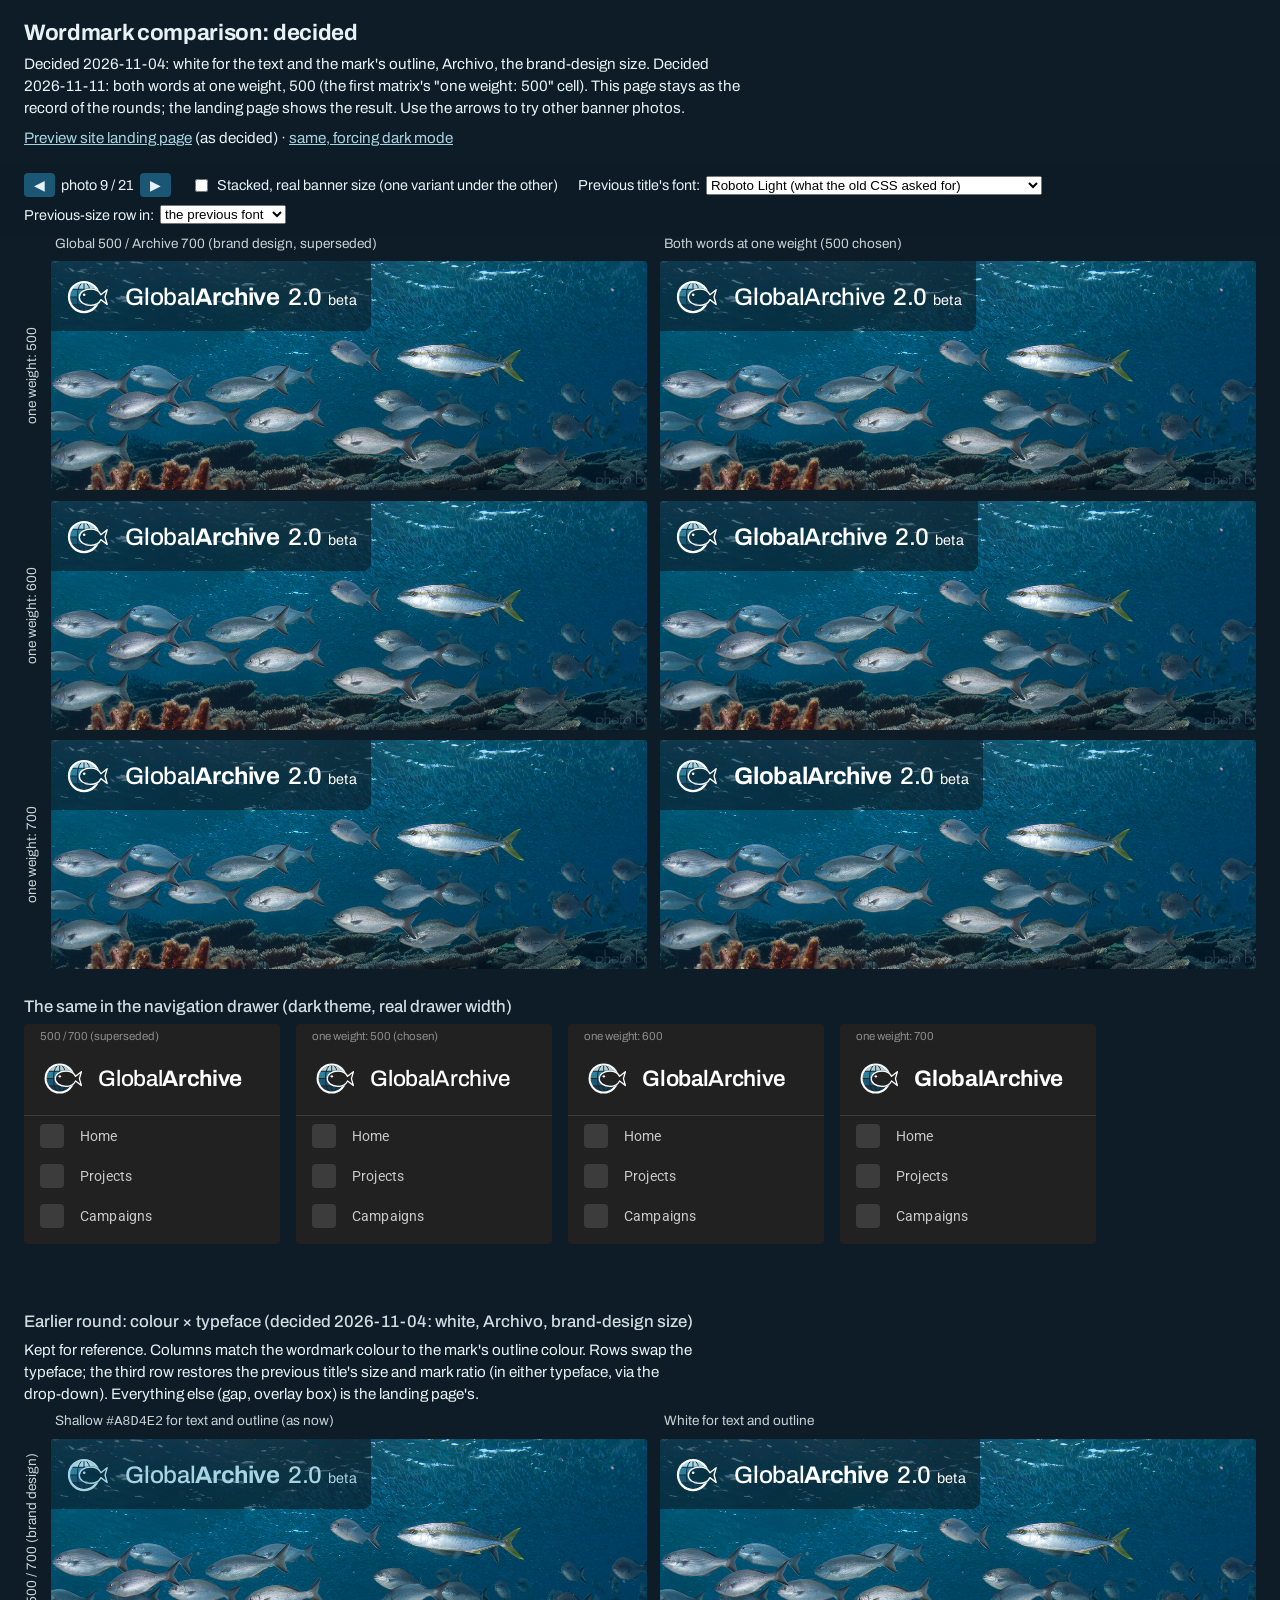
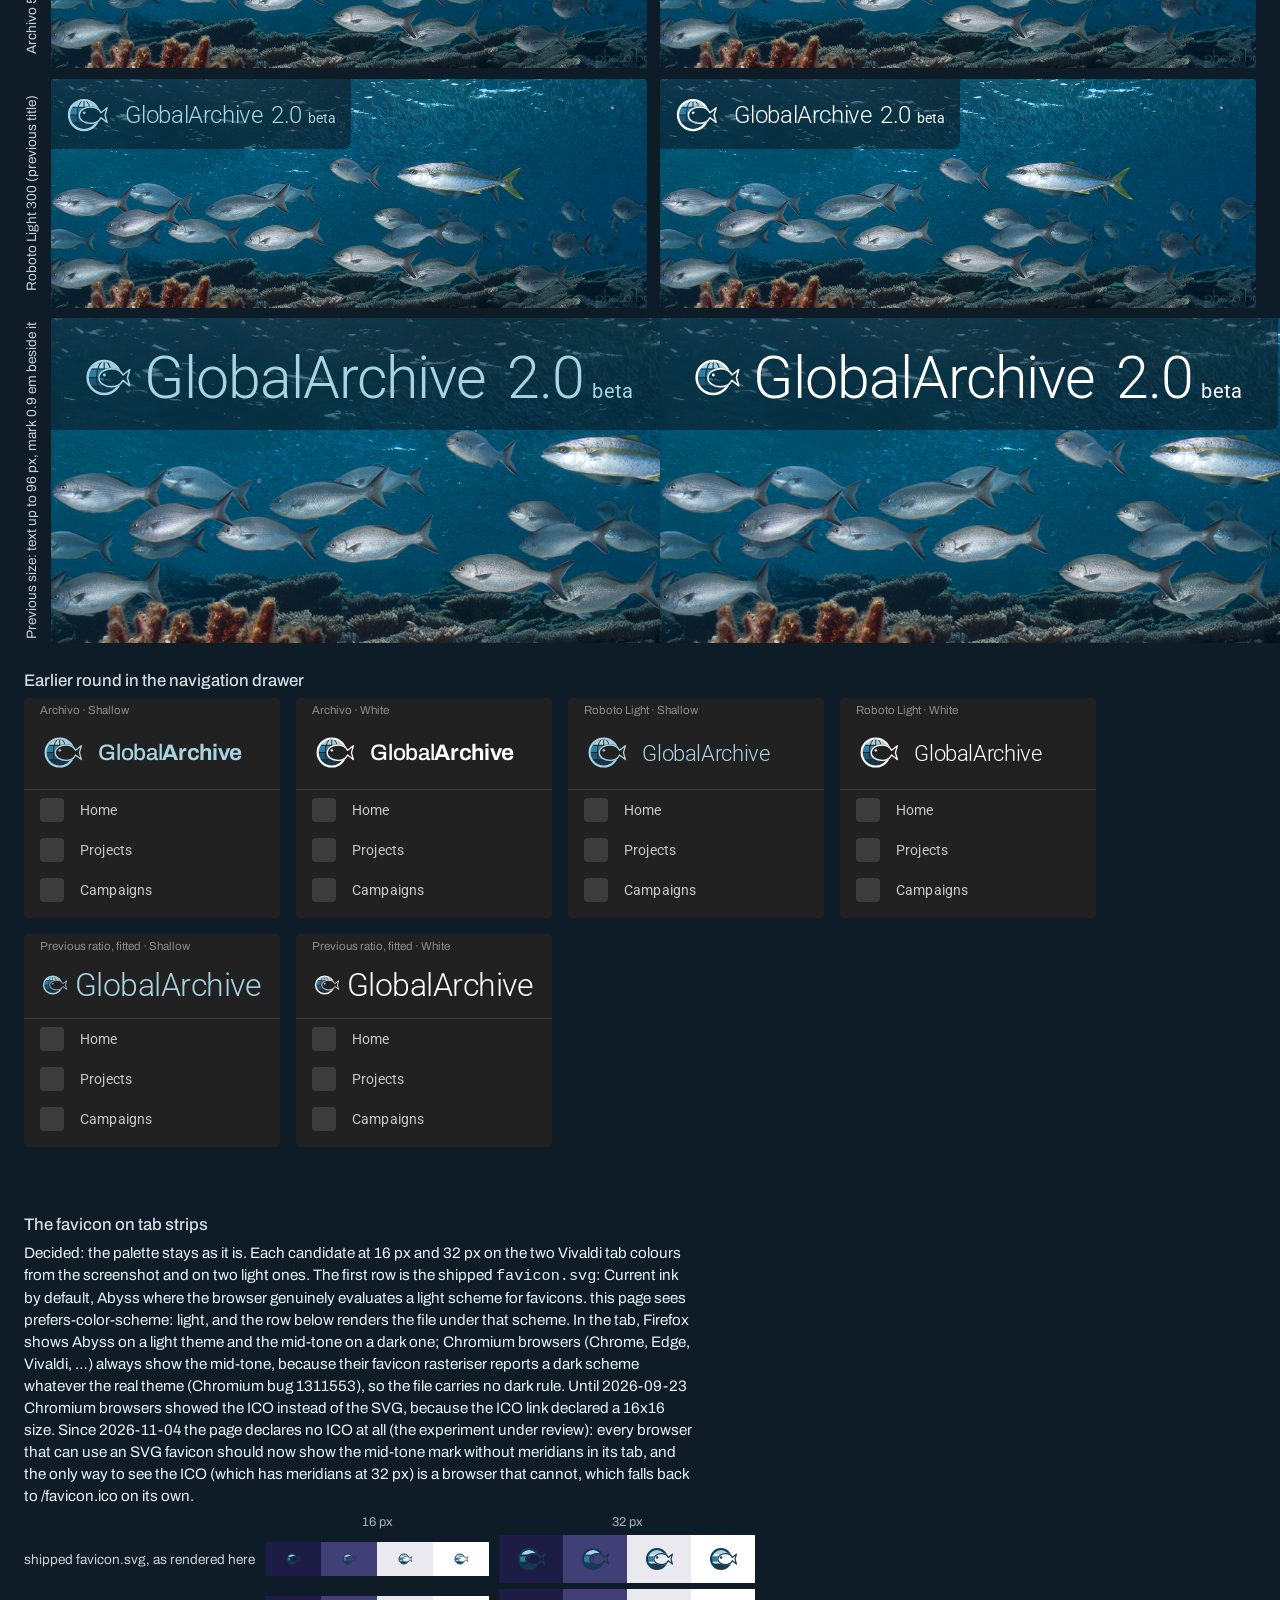
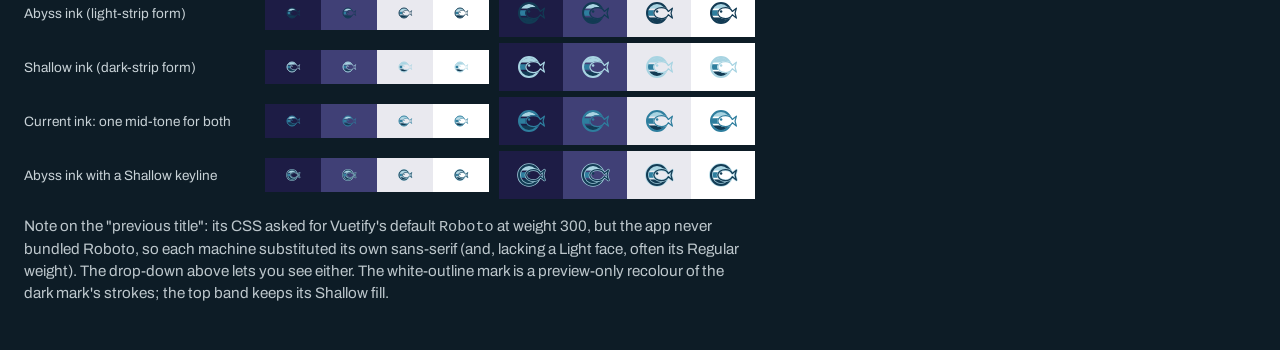
<file: compare/index.html>
<!DOCTYPE html>
<html lang="en">
<head>
<meta charset="utf-8">
<meta name="robots" content="noindex, nofollow">
<meta name="viewport" content="width=device-width, initial-scale=1">
<title>GlobalArchive wordmark comparison</title>
<!-- SVG only, as in the app since 2026-11-04 (no ICO link; /favicon.ico is still served for
     browsers that cannot use the SVG and request that path on their own). -->
<link rel="icon" type="image/svg+xml" href="../ui/favicon.svg?v=9">
<!-- Archivo comes from the app build itself (fonts.css is generated by build-preview.sh from the
     bundled @fontsource files); Roboto Light, which the previous title asked for but the app never
     bundled, comes from Google Fonts so that every reviewer sees the same face; so do Archivo 600 and
     700, which the app no longer bundles (the bundled 500 is pixel-identical to Google's). -->
<link rel="preconnect" href="https://fonts.googleapis.com">
<link rel="preconnect" href="https://fonts.gstatic.com" crossorigin>
<link href="https://fonts.googleapis.com/css2?family=Roboto:wght@300;400&family=Archivo:wght@600;700&display=swap" rel="stylesheet">
<link rel="stylesheet" href="fonts.css">
<style>
  :root {
    --shallow: #A8D4E2;
    --white: #FFFFFF;
    --dark: #0D1C26;
    --ink: #E8F1F5;
    --old-font: Roboto, sans-serif;
  }
  * { box-sizing: border-box; }
  body { margin: 0; background: var(--dark); color: var(--ink); font-family: Archivo, 'Helvetica Neue', Arial, sans-serif; }
  header { padding: 20px 24px 8px; max-width: 1400px; }
  h1 { font-size: 1.4rem; font-weight: 700; letter-spacing: -0.015em; margin: 0 0 8px; }
  h2 { font-size: 1.05rem; font-weight: 500; margin: 28px 24px 8px; opacity: .9; }
  p { margin: 0 0 8px; line-height: 1.45; font-size: .95rem; max-width: 80ch; }
  a { color: var(--shallow); }
  .controls { display: flex; flex-wrap: wrap; gap: 8px 20px; align-items: center; padding: 8px 24px 12px; font-size: .9rem; position: sticky; top: 0; background: rgba(13,28,38,.92); z-index: 2; }
  .controls label { display: inline-flex; gap: 6px; align-items: center; cursor: pointer; }
  button { font: inherit; color: var(--ink); background: #1B5674; border: 0; border-radius: 4px; padding: 4px 10px; cursor: pointer; }
  button:hover { background: #2E7E9E; }
  .banner-nav { display: inline-flex; gap: 6px; align-items: center; }

  /* The 2 × 2 matrix. Columns: colour of text AND mark outline. Rows: typeface. */
  .matrix { display: grid; grid-template-columns: max-content 1fr 1fr; gap: 10px 12px; padding: 0 24px; align-items: stretch; }
  .matrix.stacked { grid-template-columns: max-content 1fr; }
  .matrix .colhead { font-size: .85rem; opacity: .85; padding: 0 4px; }
  .matrix .rowhead { writing-mode: vertical-rl; transform: rotate(180deg); font-size: .85rem; opacity: .85; text-align: center; padding: 4px 0; }

  /* One landing-banner cell. The photo fills it exactly as the v-carousel does (cover), and the
     overlay box, padding, radius and the lockup rules are copied from HomeView.vue /
     BrandWordmark.vue. The title's viewport-relative size becomes container-relative so a cell
     that is narrower than the real banner keeps the lockup in proportion to the photo. */
  .cell { position: relative; overflow: hidden; background: #000; container-type: inline-size; aspect-ratio: 2.6 / 1; border-radius: 2px; }
  .stacked .cell { aspect-ratio: auto; height: 500px; }
  .cell img.bg { position: absolute; inset: 0; width: 100%; height: 100%; object-fit: cover; }
  .overlay {
    position: absolute; top: 0; left: 0;
    background: rgba(13, 28, 38, 0.6);
    padding: 0.5em 0.6em 0.4em 0.5em;
    border-bottom-right-radius: 8px;
    display: inline-flex; align-items: center;
    font-size: clamp(1.5rem, 3.6cqw, 2.75rem);
    line-height: 1; white-space: nowrap;
  }
  .stacked .overlay { font-size: clamp(1.5rem, 3.6vw, 2.75rem); }
  .lockup { display: inline-flex; align-items: center; gap: 0.6em; letter-spacing: -0.015em; }
  .lockup img { height: 2em; width: auto; flex: none; }
  .wm-archivo { font-family: Archivo, 'Helvetica Neue', Arial, sans-serif; }
  .wm-archivo .g { font-weight: 500; }
  .wm-archivo .a { font-weight: 700; }
  .wm-plain .g, .wm-plain .a { font-weight: 500; }
  .row-p600 .wm-plain .g, .row-p600 .wm-plain .a { font-weight: 600; }
  .row-p700 .wm-plain .g, .row-p700 .wm-plain .a { font-weight: 700; }
  .wm-old { font-family: var(--old-font); font-weight: 300; letter-spacing: -0.015625em; }
  .suffix { display: inline-flex; align-items: baseline; align-self: center; }
  .ver { margin-left: 0.35em; font-family: Archivo, 'Helvetica Neue', Arial, sans-serif; font-weight: 500; letter-spacing: -0.015em; }
  .beta { margin-left: 0.4em; font-size: 0.6em; font-weight: 400; letter-spacing: 0.02em; }
  .row-old .ver { font-family: var(--old-font); font-weight: 300; letter-spacing: -0.015625em; }
  .row-old .beta { font-family: var(--old-font); }
  /* The previous title's metrics (HomeView.vue before f11de63): text clamp(2.5rem, 7vw, 6rem) at
     weight 300, the mark 0.9 em tall beside it with a 0.18 em gap, "beta" a third of the name's
     size (MD3 headline-large, 32 px, next to 96 px). Colour, box and gap-to-suffix stay as in the
     other rows so only size and ratio differ. */
  .row-oldsize .overlay { font-size: clamp(2.5rem, 7cqw, 6rem); }
  .stacked .row-oldsize .overlay { font-size: clamp(2.5rem, 7vw, 6rem); }
  .row-oldsize .lockup { gap: 0.18em; }
  .row-oldsize .lockup img { height: 0.9em; }
  .row-oldsize .beta { font-size: 0.333em; }
  .row-oldsize .wm-archivo { display: none; }
  body.oldsize-archivo .row-oldsize .wm-archivo { display: inline; }
  body.oldsize-archivo .row-oldsize .wm-old { display: none; }
  body.oldsize-archivo .row-oldsize .ver { font-family: Archivo, 'Helvetica Neue', Arial, sans-serif; font-weight: 500; letter-spacing: -0.015em; }
  body.oldsize-archivo .row-oldsize .beta { font-family: inherit; }
  .c-shallow { color: var(--shallow); }
  .c-white { color: var(--white); }

  /* Drawer scale: the navigation drawer as MainUI.vue renders it in the dark theme — Vuetify's
     default 256 px width and #212121 surface, the header list item's 4 px 16 px padding, the
     lockup at 1.4 rem spanning the drawer (commit 9a50a81), the divider and the first menu
     entries for context. */
  .drawers { display: flex; flex-wrap: wrap; gap: 16px; padding: 0 24px 40px; }
  .drawer { width: 256px; flex: none; background: #212121; color: rgba(255,255,255,.87); border-radius: 4px; padding-bottom: 8px; font-family: Roboto, sans-serif; overflow: hidden; }
  .drawer .caption { font-size: .72rem; opacity: .55; padding: 6px 16px 0; font-family: Archivo, sans-serif; }
  .drawer .head { padding: 4px 16px; min-height: 48px; display: flex; align-items: center; }
  .drawer .lockup { font-size: 1.4rem; padding: 10px 0; }
  .drawer hr { border: 0; border-top: 1px solid rgba(255,255,255,.12); margin: 0; }
  .drawer .item { display: flex; align-items: center; gap: 16px; padding: 4px 16px; min-height: 40px; font-size: .875rem; letter-spacing: .01em; opacity: .87; }
  .drawer.row-oldsize .lockup { gap: 0.18em; }
  .drawer.row-oldsize .lockup img { height: 0.9em; }
  .drawer.row-oldsize .wm-archivo { display: none; }
  .drawer .item i { display: inline-block; width: 24px; height: 24px; border-radius: 4px; background: rgba(255,255,255,.14); }
  .favs { display: grid; grid-template-columns: max-content repeat(4, max-content); gap: 6px 10px; padding: 0 24px 16px; align-items: center; font-size: .85rem; }
  .favs .lab { opacity: .85; }
  .favs .hd { font-size: .8rem; opacity: .7; text-align: center; }
  .strip { display: flex; }
  .strip span { display: inline-flex; align-items: center; justify-content: center; width: 56px; height: 34px; }
  .strip span:nth-child(1) { background: rgb(29,28,69); } .strip span:nth-child(2) { background: rgb(64,64,118); }
  .strip span:nth-child(3) { background: #e9e9ef; } .strip span:nth-child(4) { background: #ffffff; }
  .strip img { width: 16px; height: 16px; } .strip.big img { width: 32px; height: 32px; } .strip.big span { height: 48px; width: 64px; }
  footer { padding: 0 24px 40px; font-size: .85rem; opacity: .8; }
</style>
</head>
<body>
<header>
  <h1>Wordmark comparison: decided</h1>
  <p>Decided 2026-11-04: white for the text and the mark's outline, Archivo, the brand-design size.
     Decided 2026-11-11: both words at one weight, 500 (the first matrix's "one weight: 500" cell).
     This page stays as the record of the rounds; the landing page shows the result. Use the arrows to
     try other banner photos.</p>
  <p><a href="../ui/">Preview site landing page</a> (as decided) · <a href="../ui/" onclick="localStorage.setItem('theme_choice','dark')">same, forcing dark mode</a></p>
</header>
<div class="controls">
  <span class="banner-nav">
    <button id="prev" title="Previous photo (←)">◀</button>
    <span id="which">photo</span>
    <button id="next" title="Next photo (→)">▶</button>
  </span>
  <label><input type="checkbox" id="stacked"> Stacked, real banner size (one variant under the other)</label>
  <label>Previous title's font:
    <select id="oldfont">
      <option value="Roboto, sans-serif">Roboto Light (what the old CSS asked for)</option>
      <option value="sans-serif">your system's sans-serif (what it actually rendered in)</option>
    </select>
  </label>
  <label>Previous-size row in:
    <select id="oldsizefont">
      <option value="old">the previous font</option>
      <option value="archivo">Archivo 500 / 700</option>
    </select>
  </label>
</div>

<div class="matrix" id="matrix-weight">
  <div></div>
  <div class="colhead">Global 500 / Archive 700 (brand design, superseded)</div>
  <div class="colhead">Both words at one weight (500 chosen)</div>

  <div class="rowhead">one weight: 500</div>
  <div class="cell "><img class="bg" alt=""><span class="overlay c-white">
    <span class="lockup"><img src="mark-white.svg" alt=""><span class="wm-archivo"><span class="g">Global</span><span class="a">Archive</span></span></span><span class="suffix"><span class="ver">2.0</span><span class="beta">beta</span></span>
  </span></div>
  <div class="cell row-p500"><img class="bg" alt=""><span class="overlay c-white">
    <span class="lockup"><img src="mark-white.svg" alt=""><span class="wm-archivo wm-plain"><span class="g">Global</span><span class="a">Archive</span></span></span><span class="suffix"><span class="ver">2.0</span><span class="beta">beta</span></span>
  </span></div>

  <div class="rowhead">one weight: 600</div>
  <div class="cell "><img class="bg" alt=""><span class="overlay c-white">
    <span class="lockup"><img src="mark-white.svg" alt=""><span class="wm-archivo"><span class="g">Global</span><span class="a">Archive</span></span></span><span class="suffix"><span class="ver">2.0</span><span class="beta">beta</span></span>
  </span></div>
  <div class="cell row-p600"><img class="bg" alt=""><span class="overlay c-white">
    <span class="lockup"><img src="mark-white.svg" alt=""><span class="wm-archivo wm-plain"><span class="g">Global</span><span class="a">Archive</span></span></span><span class="suffix"><span class="ver">2.0</span><span class="beta">beta</span></span>
  </span></div>

  <div class="rowhead">one weight: 700</div>
  <div class="cell "><img class="bg" alt=""><span class="overlay c-white">
    <span class="lockup"><img src="mark-white.svg" alt=""><span class="wm-archivo"><span class="g">Global</span><span class="a">Archive</span></span></span><span class="suffix"><span class="ver">2.0</span><span class="beta">beta</span></span>
  </span></div>
  <div class="cell row-p700"><img class="bg" alt=""><span class="overlay c-white">
    <span class="lockup"><img src="mark-white.svg" alt=""><span class="wm-archivo wm-plain"><span class="g">Global</span><span class="a">Archive</span></span></span><span class="suffix"><span class="ver">2.0</span><span class="beta">beta</span></span>
  </span></div>
</div>

<h2>The same in the navigation drawer (dark theme, real drawer width)</h2>
<div class="drawers">
  <div class="drawer "><div class="caption">500 / 700 (superseded)</div>
    <div class="head"><span class="lockup c-white"><img src="mark-white.svg" alt=""><span class="wm-archivo"><span class="g">Global</span><span class="a">Archive</span></span></span></div>
    <hr><div class="item"><i></i>Home</div><div class="item"><i></i>Projects</div><div class="item"><i></i>Campaigns</div>
  </div>
  <div class="drawer row-p500"><div class="caption">one weight: 500 (chosen)</div>
    <div class="head"><span class="lockup c-white"><img src="mark-white.svg" alt=""><span class="wm-archivo wm-plain"><span class="g">Global</span><span class="a">Archive</span></span></span></div>
    <hr><div class="item"><i></i>Home</div><div class="item"><i></i>Projects</div><div class="item"><i></i>Campaigns</div>
  </div>
  <div class="drawer row-p600"><div class="caption">one weight: 600</div>
    <div class="head"><span class="lockup c-white"><img src="mark-white.svg" alt=""><span class="wm-archivo wm-plain"><span class="g">Global</span><span class="a">Archive</span></span></span></div>
    <hr><div class="item"><i></i>Home</div><div class="item"><i></i>Projects</div><div class="item"><i></i>Campaigns</div>
  </div>
  <div class="drawer row-p700"><div class="caption">one weight: 700</div>
    <div class="head"><span class="lockup c-white"><img src="mark-white.svg" alt=""><span class="wm-archivo wm-plain"><span class="g">Global</span><span class="a">Archive</span></span></span></div>
    <hr><div class="item"><i></i>Home</div><div class="item"><i></i>Projects</div><div class="item"><i></i>Campaigns</div>
  </div>
</div>

<h2>Earlier round: colour × typeface (decided 2026-11-04: white, Archivo, brand-design size)</h2>
<p style="padding:0 24px">Kept for reference. Columns match the wordmark colour to the mark's outline colour. Rows swap the
   typeface; the third row restores the previous title's size and mark ratio (in either typeface, via the
   drop-down). Everything else (gap, overlay box) is the landing page's.</p>
<div class="matrix" id="matrix">
  <div></div>
  <div class="colhead">Shallow <code>#A8D4E2</code> for text and outline (as now)</div>
  <div class="colhead">White for text and outline</div>

  <div class="rowhead">Archivo 500 / 700 (brand design)</div>
  <div class="cell"><img class="bg" alt=""><span class="overlay c-shallow">
    <span class="lockup"><img src="mark-shallow.svg" alt=""><span class="wm-archivo"><span class="g">Global</span><span class="a">Archive</span></span></span><span class="suffix"><span class="ver">2.0</span><span class="beta">beta</span></span>
  </span></div>
  <div class="cell"><img class="bg" alt=""><span class="overlay c-white">
    <span class="lockup"><img src="mark-white.svg" alt=""><span class="wm-archivo"><span class="g">Global</span><span class="a">Archive</span></span></span><span class="suffix"><span class="ver">2.0</span><span class="beta">beta</span></span>
  </span></div>

  <div class="rowhead">Roboto Light 300 (previous title)</div>
  <div class="cell row-old"><img class="bg" alt=""><span class="overlay c-shallow">
    <span class="lockup"><img src="mark-shallow.svg" alt=""><span class="wm-old">GlobalArchive</span></span><span class="suffix"><span class="ver">2.0</span><span class="beta">beta</span></span>
  </span></div>
  <div class="cell row-old"><img class="bg" alt=""><span class="overlay c-white">
    <span class="lockup"><img src="mark-white.svg" alt=""><span class="wm-old">GlobalArchive</span></span><span class="suffix"><span class="ver">2.0</span><span class="beta">beta</span></span>
  </span></div>

  <div class="rowhead">Previous size: text up to 96 px, mark 0.9 em beside it</div>
  <div class="cell row-old row-oldsize"><img class="bg" alt=""><span class="overlay c-shallow">
    <span class="lockup"><img src="mark-shallow.svg" alt=""><span class="wm-old">GlobalArchive</span><span class="wm-archivo"><span class="g">Global</span><span class="a">Archive</span></span></span><span class="suffix"><span class="ver">2.0</span><span class="beta">beta</span></span>
  </span></div>
  <div class="cell row-old row-oldsize"><img class="bg" alt=""><span class="overlay c-white">
    <span class="lockup"><img src="mark-white.svg" alt=""><span class="wm-old">GlobalArchive</span><span class="wm-archivo"><span class="g">Global</span><span class="a">Archive</span></span></span><span class="suffix"><span class="ver">2.0</span><span class="beta">beta</span></span>
  </span></div>
</div>

<h2>Earlier round in the navigation drawer</h2>
<div class="drawers">
  <div class="drawer"><div class="caption">Archivo · Shallow</div>
    <div class="head"><span class="lockup c-shallow"><img src="mark-shallow.svg" alt=""><span class="wm-archivo"><span class="g">Global</span><span class="a">Archive</span></span></span></div>
    <hr><div class="item"><i></i>Home</div><div class="item"><i></i>Projects</div><div class="item"><i></i>Campaigns</div>
  </div>
  <div class="drawer"><div class="caption">Archivo · White</div>
    <div class="head"><span class="lockup c-white"><img src="mark-white.svg" alt=""><span class="wm-archivo"><span class="g">Global</span><span class="a">Archive</span></span></span></div>
    <hr><div class="item"><i></i>Home</div><div class="item"><i></i>Projects</div><div class="item"><i></i>Campaigns</div>
  </div>
  <div class="drawer row-old"><div class="caption">Roboto Light · Shallow</div>
    <div class="head"><span class="lockup c-shallow"><img src="mark-shallow.svg" alt=""><span class="wm-old">GlobalArchive</span></span></div>
    <hr><div class="item"><i></i>Home</div><div class="item"><i></i>Projects</div><div class="item"><i></i>Campaigns</div>
  </div>
  <div class="drawer row-old"><div class="caption">Roboto Light · White</div>
    <div class="head"><span class="lockup c-white"><img src="mark-white.svg" alt=""><span class="wm-old">GlobalArchive</span></span></div>
    <hr><div class="item"><i></i>Home</div><div class="item"><i></i>Projects</div><div class="item"><i></i>Campaigns</div>
  </div>
  <div class="drawer row-old row-oldsize"><div class="caption">Previous ratio, fitted · Shallow</div>
    <div class="head"><span class="lockup c-shallow"><img src="mark-shallow.svg" alt=""><span class="wm-old">GlobalArchive</span><span class="wm-archivo"><span class="g">Global</span><span class="a">Archive</span></span></span></div>
    <hr><div class="item"><i></i>Home</div><div class="item"><i></i>Projects</div><div class="item"><i></i>Campaigns</div>
  </div>
  <div class="drawer row-old row-oldsize"><div class="caption">Previous ratio, fitted · White</div>
    <div class="head"><span class="lockup c-white"><img src="mark-white.svg" alt=""><span class="wm-old">GlobalArchive</span><span class="wm-archivo"><span class="g">Global</span><span class="a">Archive</span></span></span></div>
    <hr><div class="item"><i></i>Home</div><div class="item"><i></i>Projects</div><div class="item"><i></i>Campaigns</div>
  </div>
</div>

<h2>The favicon on tab strips</h2>
<p style="padding:0 24px">Decided: the palette stays as it is. Each candidate at 16 px and 32 px on the two Vivaldi tab colours
   from the screenshot and on two light ones. The first row is the shipped <code>favicon.svg</code>: Current ink by
   default, Abyss where the browser genuinely evaluates a light scheme for favicons. <span id="scheme">…</span></p>
<div class="favs" id="favs"></div>
<footer>
  <p>Note on the "previous title": its CSS asked for Vuetify's default <code>Roboto</code> at weight 300, but the
     app never bundled Roboto, so each machine substituted its own sans-serif (and, lacking a Light face,
     often its Regular weight). The drop-down above lets you see either. The white-outline mark is a preview-only
     recolour of the dark mark's strokes; the top band keeps its Shallow fill.</p>
</footer>

<script src="banners.js"></script>
<script>
  const banners = window.PREVIEW_BANNERS || [];
  let i = Math.floor(Math.random() * banners.length);
  const bgs = document.querySelectorAll('img.bg');
  const which = document.getElementById('which');
  function show() {
    if (!banners.length) { which.textContent = 'no photos found'; return; }
    bgs.forEach(img => { img.src = banners[i]; });
    which.textContent = `photo ${i + 1} / ${banners.length}`;
  }
  function step(d) { i = (i + d + banners.length) % banners.length; show(); }
  document.getElementById('prev').onclick = () => step(-1);
  document.getElementById('next').onclick = () => step(1);
  document.addEventListener('keydown', e => { if (e.key === 'ArrowLeft') step(-1); if (e.key === 'ArrowRight') step(1); });
  document.getElementById('stacked').onchange = e => document.querySelectorAll('.matrix').forEach(m => m.classList.toggle('stacked', e.target.checked));
  document.getElementById('oldsizefont').onchange = e => { document.body.classList.toggle('oldsize-archivo', e.target.value === 'archivo'); fitDrawers(); };
  document.getElementById('oldfont').onchange = e => { document.documentElement.style.setProperty('--old-font', e.target.value); fitDrawers(); };
  // The previous ratio has no viewport to scale with in the drawer, so the lockup is sized to span
  // the drawer's content width (256 px minus the list item's 16 px padding each side), as the
  // current 1.4 rem lockup was chosen to.
  function fitDrawers() {
    document.querySelectorAll('.drawer.row-oldsize .lockup').forEach(l => {
      l.style.fontSize = '16px';
      const w = l.getBoundingClientRect().width;
      if (w > 0) l.style.fontSize = (16 * 224 / w).toFixed(2) + 'px';
    });
  }
  document.fonts.ready.then(fitDrawers);
  // Favicon candidates on tab-strip colours. The shipped favicon.svg follows prefers-color-scheme,
  // which Chromium takes from the OS (not from the browser's own UI theme) and Firefox from its theme.
  const dark = matchMedia('(prefers-color-scheme: dark)').matches;
  document.getElementById('scheme').textContent = `this page sees prefers-color-scheme: ${dark ? 'dark' : 'light'}, and the row below renders the file under that scheme. In the tab, Firefox shows Abyss on a light theme and the mid-tone on a dark one; Chromium browsers (Chrome, Edge, Vivaldi, …) always show the mid-tone, because their favicon rasteriser reports a dark scheme whatever the real theme (Chromium bug 1311553), so the file carries no dark rule. Until 2026-09-23 Chromium browsers showed the ICO instead of the SVG, because the ICO link declared a 16x16 size. Since 2026-11-04 the page declares no ICO at all (the experiment under review): every browser that can use an SVG favicon should now show the mid-tone mark without meridians in its tab, and the only way to see the ICO (which has meridians at 32 px) is a browser that cannot, which falls back to /favicon.ico on its own.`;
  const cands = [['shipped favicon.svg, as rendered here', '../ui/favicon.svg?v=9'], ['Abyss ink (light-strip form)', 'favicons/abyss.svg'], ['Shallow ink (dark-strip form)', 'favicons/shallow.svg'], ['Current ink: one mid-tone for both', 'favicons/current.svg'], ['Abyss ink with a Shallow keyline', 'favicons/keyline.svg']];
  const strip = src => Array.from({ length: 4 }, () => `<span><img src="${src}" alt=""></span>`).join('');
  const favs = document.getElementById('favs');
  favs.innerHTML = '<div></div><div class="hd">16 px</div><div class="hd">32 px</div><div class="hd"></div><div class="hd"></div>' + cands.map(([lab, src]) =>
    `<div class="lab">${lab}</div><div class="strip">${strip(src)}</div><div class="strip big">${strip(src)}</div><div></div><div></div>`).join('');
  show();
</script>
</body>
</html>
</file>
<file: compare/fonts.css>
@font-face { font-family: Archivo; font-style: normal; font-weight: 500; font-display: swap; src: url(../ui/assets/archivo-latin-500-normal-CGugC8dq.woff2) format("woff2"); }
</file>
